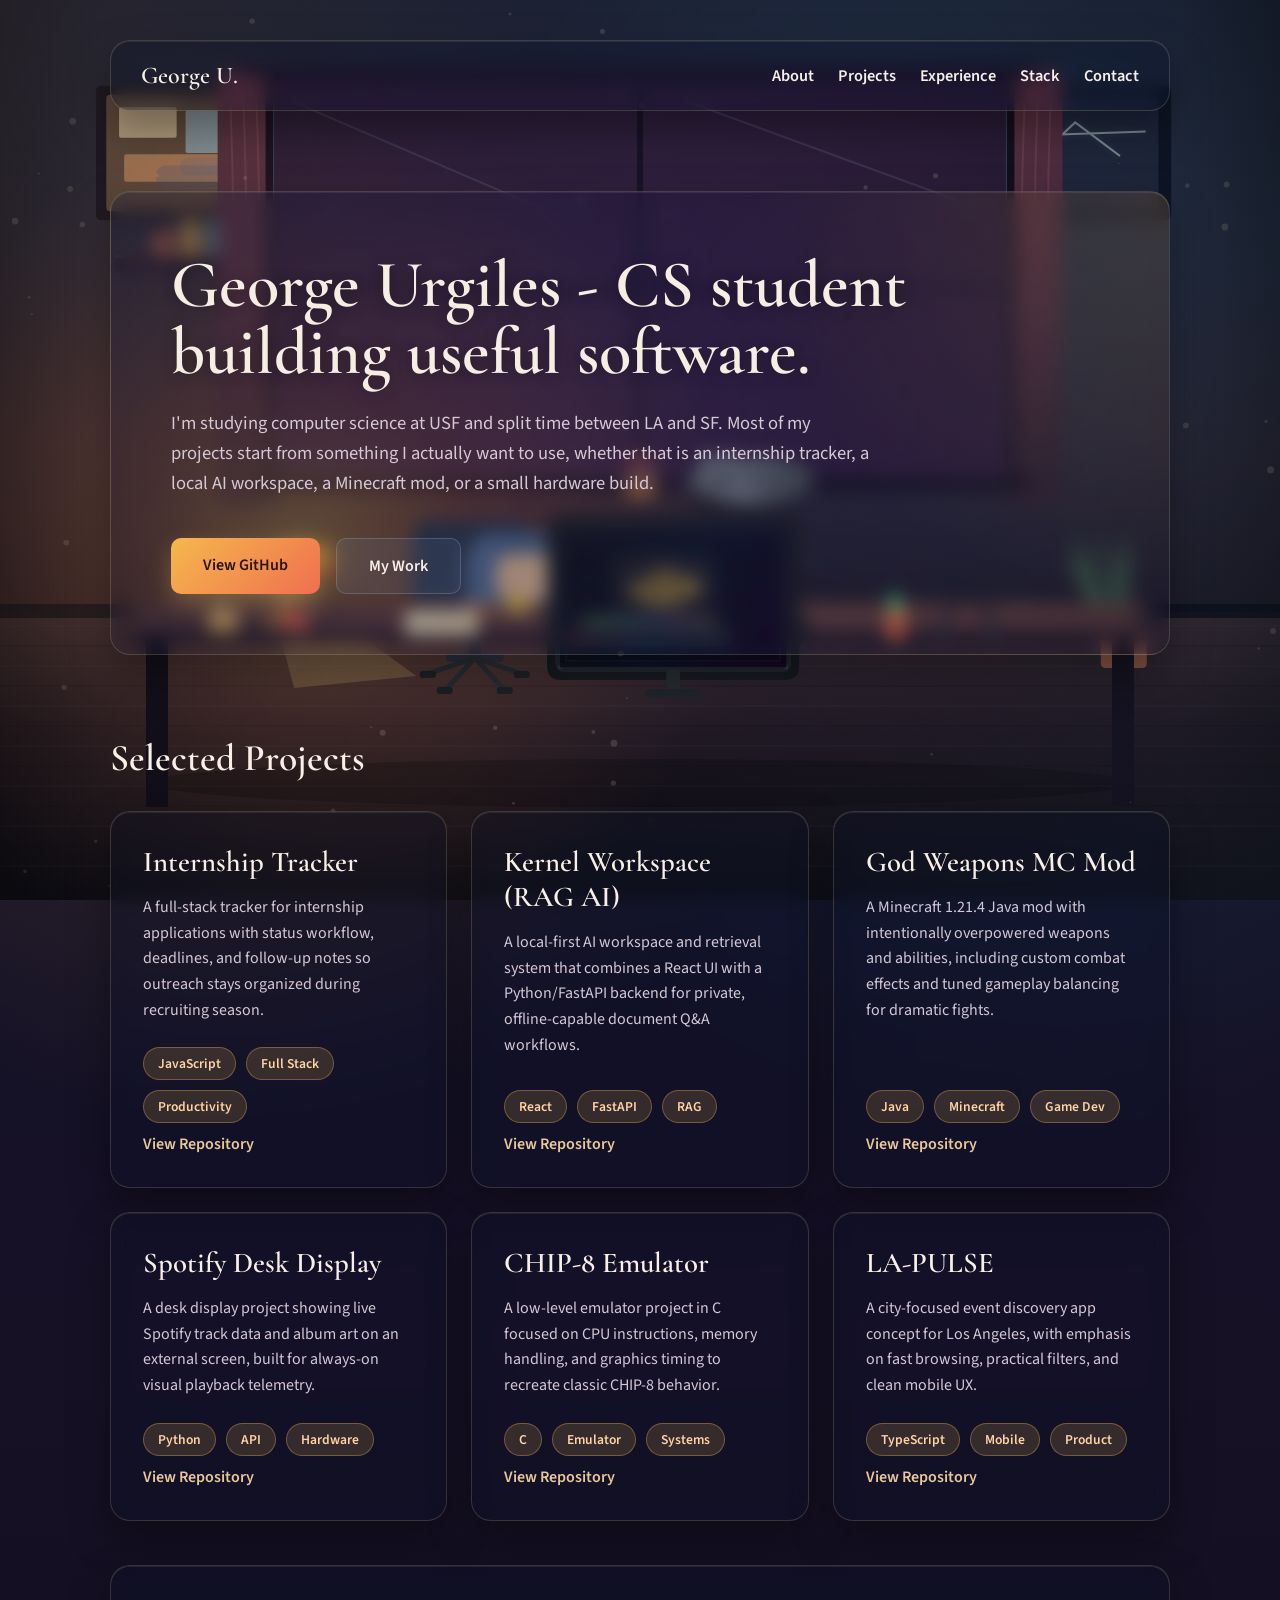
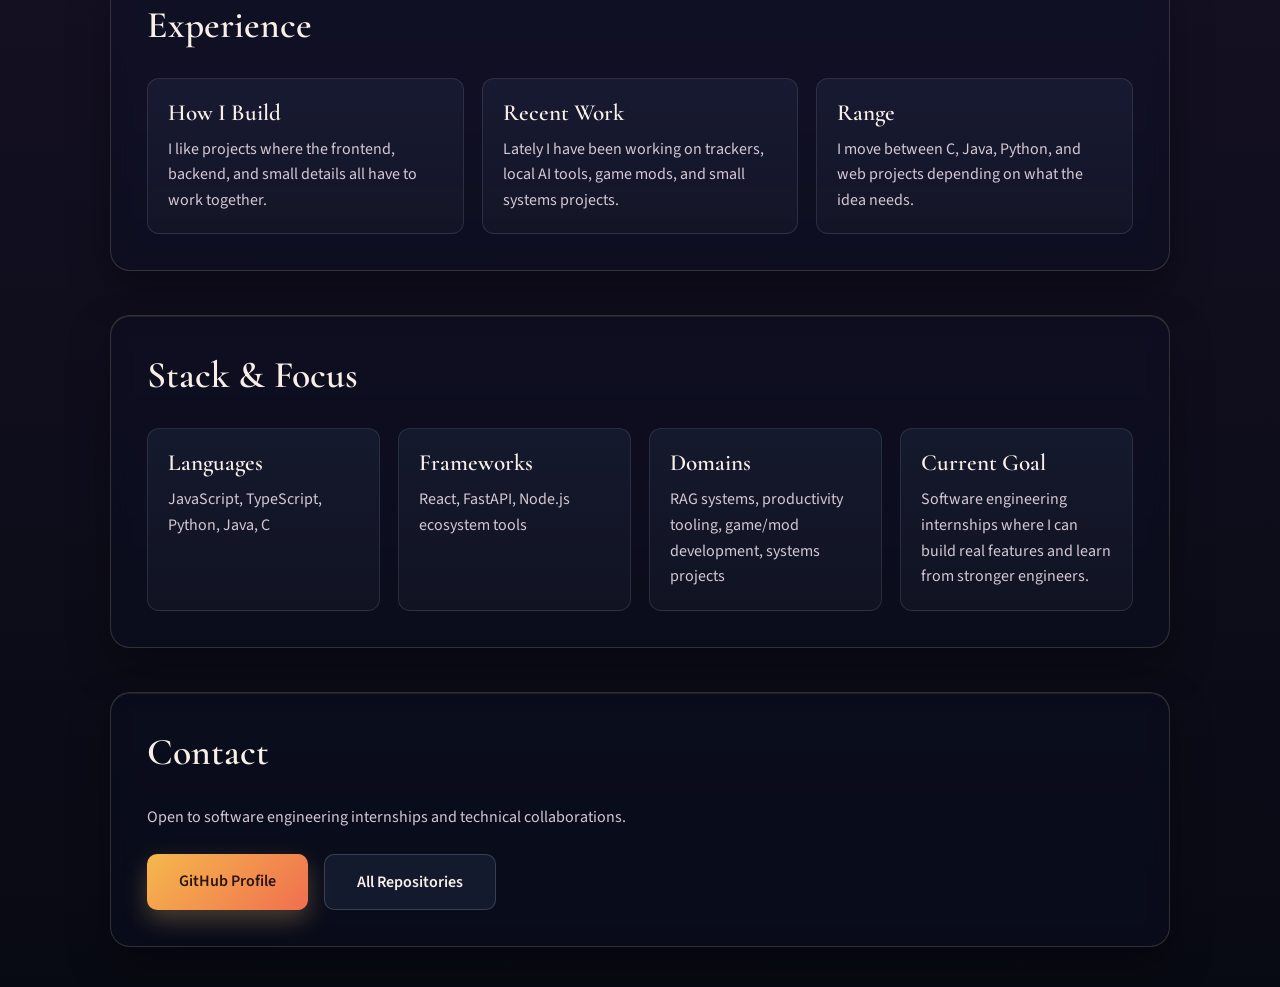
<file: index.html>
<!DOCTYPE html>
<html lang="en">
<head>
  <meta charset="UTF-8">
  <meta name="viewport" content="width=device-width, initial-scale=1.0">
  <title>George Urgiles | SWE</title>
  <link rel="stylesheet" href="style.css">
  <link rel="preconnect" href="https://fonts.googleapis.com">
  <link rel="preconnect" href="https://fonts.gstatic.com" crossorigin>
  <link href="https://fonts.googleapis.com/css2?family=Cormorant+Garamond:wght@500;600;700&family=Source+Sans+3:wght@400;500;600;700&display=swap" rel="stylesheet">
</head>
<body>
  <canvas id="bg-canvas"></canvas>

  <div class="content">
    <nav class="glass-panel">
      <div class="brand">George U.</div>
      <div class="nav-links">
        <a href="#about">About</a>
        <a href="#projects">Projects</a>
        <a href="#experience">Experience</a>
        <a href="#stack">Stack</a>
        <a href="#contact">Contact</a>
      </div>
    </nav>

    <main>
      <section id="about" class="hero glass-panel">
        <h1>George Urgiles - CS student building useful software.</h1>
        <p>
          I'm studying computer science at USF and split time between LA and SF. Most of my projects start from something I actually want to use, whether that is an internship tracker, a local AI workspace, a Minecraft mod, or a small hardware build.
        </p>
        <div class="actions">
          <a class="btn primary" href="https://github.com/URGG" target="_blank">View GitHub</a>
          <a class="btn secondary" href="#projects">My Work</a>
        </div>
      </section>

      <h2 class="section-title">Selected Projects</h2>
      <div id="projects" class="project-grid">
        <div class="project-card glass-panel">
          <h3>Internship Tracker</h3>
          <p>A full-stack tracker for internship applications with status workflow, deadlines, and follow-up notes so outreach stays organized during recruiting season.</p>
          <div class="tags"><span class="tag">JavaScript</span><span class="tag">Full Stack</span><span class="tag">Productivity</span></div>
          <a class="project-link" href="https://github.com/URGG/Internship-tracker" target="_blank" rel="noreferrer">View Repository</a>
        </div>
        <div class="project-card glass-panel">
          <h3>Kernel Workspace (RAG AI)</h3>
          <p>A local-first AI workspace and retrieval system that combines a React UI with a Python/FastAPI backend for private, offline-capable document Q&amp;A workflows.</p>
          <div class="tags"><span class="tag">React</span><span class="tag">FastAPI</span><span class="tag">RAG</span></div>
          <a class="project-link" href="https://github.com/URGG/Rag-ai" target="_blank" rel="noreferrer">View Repository</a>
        </div>
        <div class="project-card glass-panel">
          <h3>God Weapons MC Mod</h3>
          <p>A Minecraft 1.21.4 Java mod with intentionally overpowered weapons and abilities, including custom combat effects and tuned gameplay balancing for dramatic fights.</p>
          <div class="tags"><span class="tag">Java</span><span class="tag">Minecraft</span><span class="tag">Game Dev</span></div>
          <a class="project-link" href="https://github.com/URGG/God-Weapons-MCmod" target="_blank" rel="noreferrer">View Repository</a>
        </div>
        <div class="project-card glass-panel">
          <h3>Spotify Desk Display</h3>
          <p>A desk display project showing live Spotify track data and album art on an external screen, built for always-on visual playback telemetry.</p>
          <div class="tags"><span class="tag">Python</span><span class="tag">API</span><span class="tag">Hardware</span></div>
          <a class="project-link" href="https://github.com/URGG/SPOTIFY_DESK_THING" target="_blank" rel="noreferrer">View Repository</a>
        </div>
        <div class="project-card glass-panel">
          <h3>CHIP-8 Emulator</h3>
          <p>A low-level emulator project in C focused on CPU instructions, memory handling, and graphics timing to recreate classic CHIP-8 behavior.</p>
          <div class="tags"><span class="tag">C</span><span class="tag">Emulator</span><span class="tag">Systems</span></div>
          <a class="project-link" href="https://github.com/URGG/Chip8_emulator" target="_blank" rel="noreferrer">View Repository</a>
        </div>
        <div class="project-card glass-panel">
          <h3>LA-PULSE</h3>
          <p>A city-focused event discovery app concept for Los Angeles, with emphasis on fast browsing, practical filters, and clean mobile UX.</p>
          <div class="tags"><span class="tag">TypeScript</span><span class="tag">Mobile</span><span class="tag">Product</span></div>
          <a class="project-link" href="https://github.com/URGG/LA-PULSE" target="_blank" rel="noreferrer">View Repository</a>
        </div>
      </div>

      <section id="experience" class="info-section glass-panel">
        <h2 class="section-title">Experience</h2>
        <div class="info-grid">
          <article class="info-item">
            <h3>How I Build</h3>
            <p>I like projects where the frontend, backend, and small details all have to work together.</p>
          </article>
          <article class="info-item">
            <h3>Recent Work</h3>
            <p>Lately I have been working on trackers, local AI tools, game mods, and small systems projects.</p>
          </article>
          <article class="info-item">
            <h3>Range</h3>
            <p>I move between C, Java, Python, and web projects depending on what the idea needs.</p>
          </article>
        </div>
      </section>

      <section id="stack" class="info-section glass-panel">
        <h2 class="section-title">Stack &amp; Focus</h2>
        <div class="stack-grid">
          <div class="stack-item">
            <h3>Languages</h3>
            <p>JavaScript, TypeScript, Python, Java, C</p>
          </div>
          <div class="stack-item">
            <h3>Frameworks</h3>
            <p>React, FastAPI, Node.js ecosystem tools</p>
          </div>
          <div class="stack-item">
            <h3>Domains</h3>
            <p>RAG systems, productivity tooling, game/mod development, systems projects</p>
          </div>
          <div class="stack-item">
            <h3>Current Goal</h3>
            <p>Software engineering internships where I can build real features and learn from stronger engineers.</p>
          </div>
        </div>
      </section>

      <section id="contact" class="contact glass-panel">
        <h2 class="section-title">Contact</h2>
        <p>Open to software engineering internships and technical collaborations.</p>
        <div class="actions">
          <a class="btn primary" href="https://github.com/URGG" target="_blank" rel="noreferrer">GitHub Profile</a>
          <a class="btn secondary" href="https://github.com/URGG?tab=repositories" target="_blank" rel="noreferrer">All Repositories</a>
        </div>
      </section>
    </main>
  </div>

  <script type="module" src="scene.js"></script>
</body>
</html>
</file>
<file: style.css>
:root {
  --text: #f8efe7;
  --muted: #d5c8d5;
  --accent: #f5b84d;
  --accent-soft: #f06f4f;
  --bg-dark: rgba(12, 18, 37, 0.31);
  --border: rgba(255, 234, 196, 0.16);
  --font-body: "Source Sans 3", sans-serif;
  --font-display: "Cormorant Garamond", serif;
}

* {
  box-sizing: border-box;
  margin: 0;
  padding: 0;
}

html {
  scrollbar-width: none;
}

html::-webkit-scrollbar,
body::-webkit-scrollbar {
  display: none;
}

body {
  font-family: var(--font-body);
  color: var(--text);
  overflow-x: hidden;
  -ms-overflow-style: none;
  min-height: 100vh;
  background:
    radial-gradient(circle at 18% 18%, rgba(255, 187, 83, 0.2), transparent 28%),
    radial-gradient(circle at 83% 16%, rgba(65, 183, 210, 0.18), transparent 30%),
    linear-gradient(180deg, #0c1025 0%, #171126 52%, #080a13 100%);
}

/* Canvas fixed in the background */
#bg-canvas {
  position: fixed;
  top: 0;
  left: 0;
  width: 100vw;
  height: 100vh;
  z-index: -1;
  pointer-events: none;
}

/* Overlay content container */
.content {
  position: relative;
  z-index: 1;
  max-width: 1100px;
  margin: 0 auto;
  padding: 40px 20px;
  pointer-events: none; /* Let clicks pass through empty space to canvas */
}

/* Re-enable pointer events for actual UI elements */
.glass-panel, .btn, a {
  pointer-events: auto; 
}

/* Sleek frosted glass effect */
.glass-panel {
  background: var(--bg-dark);
  backdrop-filter: blur(9px) saturate(1.18);
  -webkit-backdrop-filter: blur(9px) saturate(1.18);
  border: 1px solid var(--border);
  border-radius: 20px;
  box-shadow:
    0 18px 42px rgba(0, 0, 0, 0.34),
    inset 0 1px 0 rgba(255, 246, 236, 0.08);
}

nav {
  display: flex;
  justify-content: space-between;
  align-items: center;
  padding: 20px 30px;
  margin-bottom: 80px;
  background:
    linear-gradient(180deg, rgba(22, 31, 62, 0.58), rgba(13, 17, 34, 0.34));
}

.brand {
  font-family: var(--font-display);
  font-weight: 600;
  font-size: 1.5rem;
  letter-spacing: 0;
}

.nav-links {
  display: flex;
  gap: 24px;
}

.nav-links a {
  color: var(--text);
  text-decoration: none;
  font-weight: 600;
  font-size: 1.02rem;
  transition: color 0.2s;
}

.nav-links a:hover {
  color: var(--accent);
}

.hero {
  padding: 60px;
  margin-bottom: 80px;
  background:
    linear-gradient(135deg, rgba(21, 28, 58, 0.32), rgba(29, 19, 40, 0.2)),
    radial-gradient(circle at top right, rgba(248, 181, 67, 0.18), transparent 36%);
}

.hero h1 {
  font-family: var(--font-display);
  font-weight: 600;
  font-size: clamp(2.7rem, 5.2vw, 4.2rem);
  line-height: 1;
  margin-bottom: 24px;
  color: #f6ede3;
  text-shadow: 0 2px 14px rgba(0, 0, 0, 0.35);
  max-width: 800px;
}

.hero p {
  font-size: 1.16rem;
  line-height: 1.6;
  color: var(--muted);
  max-width: 700px;
  margin-bottom: 40px;
}

.actions {
  display: flex;
  gap: 16px;
}

.btn {
  padding: 16px 32px;
  border-radius: 10px;
  font-weight: 600;
  text-decoration: none;
  font-size: 1rem;
  transition: transform 0.2s, box-shadow 0.2s, background 0.2s;
}

.btn.primary {
  background: linear-gradient(135deg, var(--accent), var(--accent-soft));
  color: #2a160d;
  box-shadow: 0 10px 24px rgba(243, 187, 106, 0.28);
}

.btn.primary:hover {
  transform: translateY(-2px);
  box-shadow: 0 14px 28px rgba(243, 187, 106, 0.38);
  background: linear-gradient(135deg, #f7c779, #ff9e77);
}

.btn.secondary {
  background: rgba(122, 158, 212, 0.1);
  color: var(--text);
  border: 1px solid rgba(180, 213, 255, 0.2);
}

.btn.secondary:hover {
  background: rgba(255, 255, 255, 0.1);
  transform: translateY(-2px);
}

.section-title {
  font-family: var(--font-display);
  font-weight: 600;
  font-size: 2.35rem;
  margin-bottom: 30px;
  letter-spacing: 0;
}

.project-grid {
  display: grid;
  grid-template-columns: repeat(auto-fit, minmax(320px, 1fr));
  gap: 24px;
}

.project-card {
  padding: 32px;
  transition: transform 0.3s ease, border-color 0.3s ease, box-shadow 0.3s ease;
  display: flex;
  flex-direction: column;
  min-height: 260px;
}

.project-card:hover {
  transform: translateY(-5px);
  border-color: rgba(255, 255, 255, 0.3);
  box-shadow:
    0 14px 34px rgba(0, 0, 0, 0.32),
    0 0 0 1px rgba(255, 188, 119, 0.08);
}

.project-card h3 {
  font-family: var(--font-display);
  font-size: 1.8rem;
  font-weight: 600;
  margin-bottom: 16px;
}

.project-card p {
  color: var(--muted);
  line-height: 1.6;
  margin-bottom: 24px;
  flex: 1;
}

.project-link {
  color: #e8c89b;
  text-decoration: none;
  font-weight: 600;
  margin-top: 10px;
}

.project-link:hover {
  color: #fff4e6;
}

.tags {
  display: flex;
  flex-wrap: wrap;
  gap: 10px;
}

.tag {
  background: rgba(245, 184, 77, 0.16);
  border: 1px solid rgba(245, 184, 77, 0.34);
  padding: 6px 14px;
  border-radius: 20px;
  font-size: 0.85rem;
  font-weight: 600;
  color: #ffd3a5;
}

.contact {
  margin-top: 44px;
  padding: 36px;
}

.contact p {
  color: var(--muted);
  margin-bottom: 24px;
  line-height: 1.6;
}

.info-section {
  margin-top: 44px;
  padding: 36px;
}

.info-grid {
  display: grid;
  grid-template-columns: repeat(auto-fit, minmax(240px, 1fr));
  gap: 18px;
}

.info-item,
.stack-item {
  background:
    linear-gradient(180deg, rgba(127, 171, 222, 0.075), rgba(255, 255, 255, 0.026));
  border: 1px solid rgba(201, 222, 255, 0.12);
  border-radius: 12px;
  padding: 20px;
}

.info-item h3,
.stack-item h3 {
  font-family: var(--font-display);
  font-size: 1.45rem;
  font-weight: 600;
  margin-bottom: 10px;
}

.info-item p,
.stack-item p {
  color: var(--muted);
  line-height: 1.6;
}

.stack-grid {
  display: grid;
  grid-template-columns: repeat(auto-fit, minmax(230px, 1fr));
  gap: 18px;
}

@media (max-width: 768px) {
  nav {
    flex-direction: column;
    gap: 16px;
  }
  .nav-links {
    flex-wrap: wrap;
    justify-content: center;
  }
  .hero {
    padding: 40px 20px;
  }
  .info-section,
  .contact {
    padding: 24px;
  }
  .actions {
    flex-direction: column;
  }
  .btn {
    text-align: center;
  }
}
</file>
